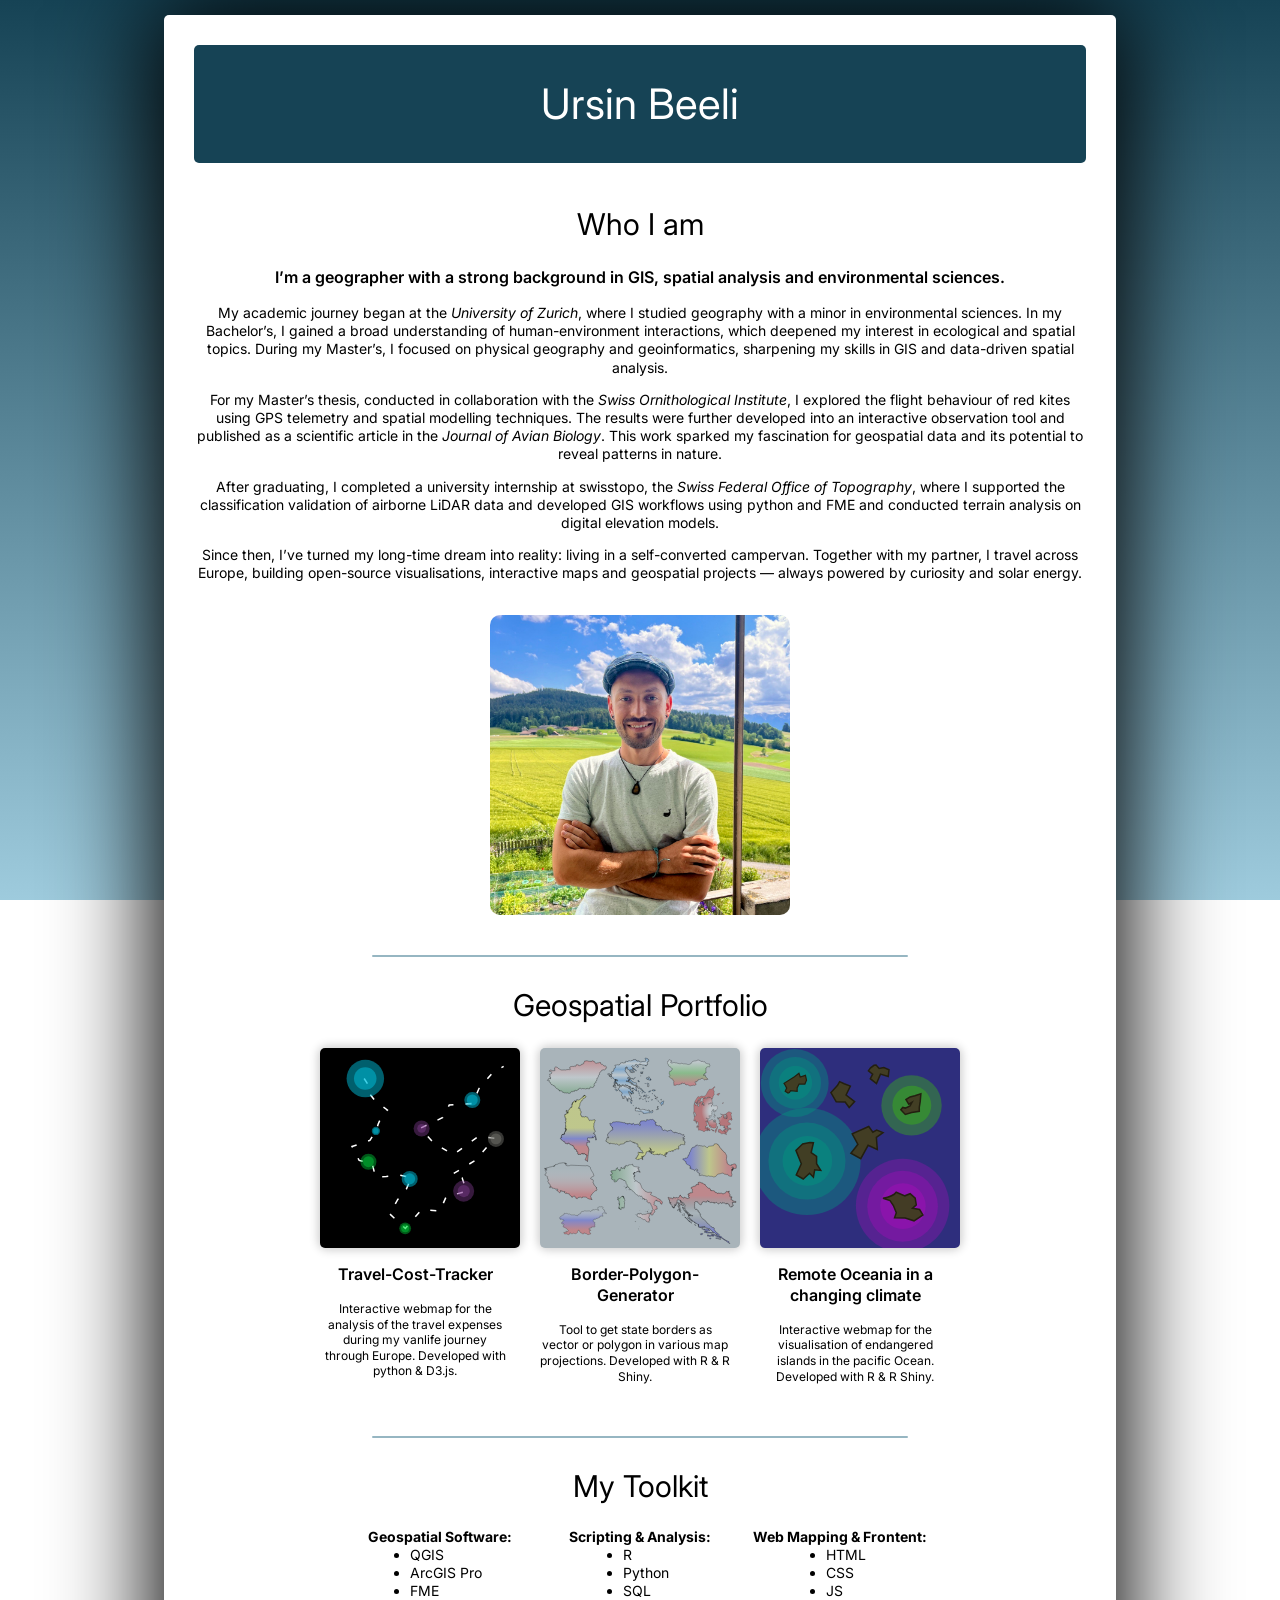
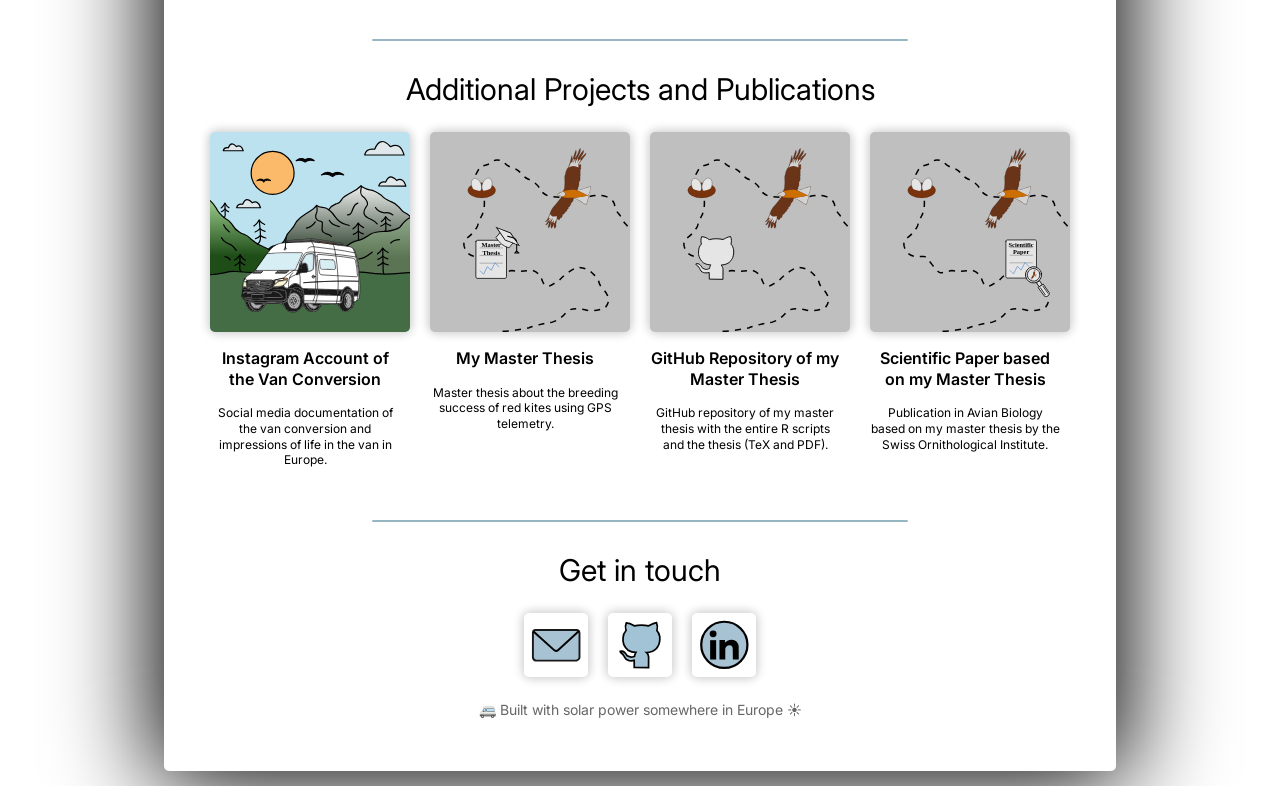
<file: index.html>
<!DOCTYPE html>
<html lang="en">
<head>
  <meta charset="UTF-8">
  <meta name="author" content="Ursin Beeli">
  <meta name="description" content="Portfolio">
  <meta name="viewport" content="width=device-width, initial-scale=1.0">
  <meta http-equiv="X-UA-Compatible" content="ie=edge">
  <title>Ursin Beeli – Portfolio</title>
  <link rel="stylesheet" href="css/main.css" type="text/css">
  <link href="https://fonts.googleapis.com/css2?family=Inter:wght@400;600;700&display=swap" rel="stylesheet">
</head>

<body>
  <div id="page_bg"></div>
  <div id="content">
    <header>
      <a href="../index.html" class="link-header" style="text-decoration:none">
        <h1>Ursin Beeli</h1>
      </a>
    </header>

    <section>
      <br>
      <h2>Who I am</h2>
      <h3>I’m a geographer with a strong background in GIS, spatial analysis and environmental sciences.</h3>
      <p>My academic journey began at the <em>University of Zurich</em>, where I studied geography with a minor in environmental sciences. In my Bachelor’s, I gained a broad understanding of human-environment interactions, which deepened my interest in ecological and spatial topics. During my Master’s, I focused on physical geography and geoinformatics, sharpening my skills in GIS and data-driven spatial analysis.</p>
      <p>For my Master’s thesis, conducted in collaboration with the <em>Swiss Ornithological Institute</em>, I explored the flight behaviour of red kites using GPS telemetry and spatial modelling techniques. The results were further developed into an interactive observation tool and published as a scientific article in the <em>Journal of Avian Biology</em>. This work sparked my fascination for geospatial data and its potential to reveal patterns in nature.</p>
      <p>After graduating, I completed a university internship at swisstopo, the <em>Swiss Federal Office of Topography</em>, where I supported the classification validation of airborne LiDAR data and developed GIS workflows using python and FME and conducted terrain analysis on digital elevation models.</p>
      <p>Since then, I’ve turned my long-time dream into reality: living in a self-converted campervan. Together with my partner, I travel across Europe, building open-source visualisations, interactive maps and geospatial projects — always powered by curiosity and solar energy.</p>
      <p></p>
      <br>
      <ul class="grid-list">
        <li id=photo-1 class="grid-item">
          <a><img src="photos/ursin.jpeg" alt="Ursin Beeli" class="photo"></a>
        </li>
      </ul>
    </section>

    <div class="inter-section-line"></div>
    
    <section>
      <h2>Geospatial Portfolio</h2>
      <ul class="grid-list">
        <li id=gis-project-1 class="grid-item">
          <a href="gisProjects/travelCostTracker/index.html" class="link-project" target="_blank">
            <div class="gis-project">
              <img src="photos/travelcosts.svg" alt="TravelCosts" class="project-image">
            </div>
          </a>
          <div class="gis-project-label">
            <h3>Travel-Cost-Tracker</h3>
            <p>Interactive webmap for the analysis of the travel expenses during my vanlife journey through Europe. Developed with python & D3.js.</p>
          </div>
        </li>
         <li id=gis-project-2 class="grid-item">
          <a href="gisProjects/grenzTool/index.html" class="link-project">
            <div class="gis-project">
              <img src="photos/grenzTool.svg" alt="TravelCosts" class="project-image">
            </div>
          </a>
          <div class="gis-project-label">
            <h3>Border-Polygon-Generator</h3>
            <p>Tool to get state borders as vector or polygon in various map projections. Developed with R & R Shiny.</p>
          </div>
        </li>
        <li id=gis-project-3 class="grid-item">
          <a href="gisProjects/remoteOceania/index.html" class="link-project">
            <div class="gis-project">
              <img src="photos/remoteoceania.svg" alt="TravelCosts" class="project-image">
            </div>
          </a>
          <div class="gis-project-label">
            <h3>Remote Oceania in a changing climate</h3>
            <p>Interactive webmap for the visualisation of endangered islands in the pacific Ocean. Developed with R & R Shiny.</p>
          </div>
        </li>
      </ul>
    </section>

    <div class="inter-section-line"></div>

    <section>
      <h2>My Toolkit</h2>
      <ul class="grid-list">
        <li id=skill-1 class="grid-item">
          <div class="skill">
            <div><strong>Geospatial Software:</strong></div>
            <ul class="skill-list">
              <li class="skill-item">QGIS</li>
              <li class="skill-item">ArcGIS Pro</li>
              <li class="skill-item">FME</li>
            </ul>
          </div>
        </li>
        <li id=skill-2 class="grid-item">
          <div class="skill">
            <div><strong>Scripting & Analysis:</strong></div>
            <ul class="skill-list">
              <li class="skill-item">R</li>
              <li class="skill-item">Python</li>
              <li class="skill-item">SQL</li>
            </ul>
          </div>
        </li>
        <li id=skill-3 class="grid-item">
          <div class="skill">
            <div><strong>Web Mapping & Frontent:</strong></div>
            <ul class="skill-list">
              <li class="skill-item">HTML</li>
              <li class="skill-item">CSS</li>
              <li class="skill-item">JS</li>
            </ul>
          </div>
        </li>
      </ul>
    </section>

    <div class="inter-section-line"></div>

    <section>
    <h2>Additional Projects and Publications</h2>
    <ul class="grid-list">
      <li id=side-project-1 class="grid-item">
        <a href="https://www.instagram.com/laschli_the_van" class="link-project" target="_blank">
          <div class="side-project">
            <img src="photos/van.svg" alt="Van" class="project-image">
          </div>
        </a>
        <div class="side-project-label">
          <h3>Instagram Account of the Van Conversion</h3>
          <p>Social media documentation of the van conversion and impressions of life in the van in Europe.</p>
        </div>
      </li>
      <li id=side-project-2 class="grid-item">
        <a href="https://lean-gate.geo.uzh.ch/typo3conf/ext/qfq/Classes/Api/download.php/mastersThesis/976" class="link-project" target="_blank">
          <div class="side-project">
            <img src="photos/rotmilanThesis.svg" alt="Master Thesis" class="project-image">
          </div>
        </a>
        <div class="side-project-label">
          <h3>My Master Thesis</h3>
          <p>Master thesis about the breeding success of red kites using GPS telemetry.</p>
        </div>
      </li>
      <li id=side-project-3 class="grid-item">
        <a href="https://github.com/ursinbeeli/Breeding_Success_of_Red_Kites_Msc_Thesis" class="link-project" target="_blank">
          <div class="side-project">
            <img src="photos/rotmilanGithub.svg" alt="Master Thesis Github Repository" class="project-image">
          </div>
        </a>
        <div class="side-project-label">
          <h3>GitHub Repository of my Master Thesis</h3>
          <p>GitHub repository of my master thesis with the entire R scripts and the thesis (TeX and PDF).</p>
        </div>
      </li>
      <li id=side-project-4 class="grid-item">
        <a href="https://doi.org/10.1111/jav.03246" class="link-project" target="_blank">
          <div class="side-project">
            <img src="photos/rotmilanPaper.svg" alt="Scientific Paper based on Master Thesis" class="project-image">
          </div>
        </a>
        <div class="side-project-label">
          <h3>Scientific Paper based on my Master Thesis</h3>
          <p>Publication in Avian Biology based on my master thesis by the Swiss Ornithological Institute.</p>
        </div>
      </li>
    </ul>
    </section>
      
    <div class="inter-section-line"></div>

    <section>
      <h2>Get in touch</h2>
      <ul class="grid-list">
        <li id=contact-1 class="grid-item">
          <a href="mailto:ursin@asdfg.ch" class="link-project">
            <div class="contact">
              <img src="photos/mail.svg" alt="Mail" class="contact-image">
            </div>
          </a>
        </li>
        <li id=contact-2 class="grid-item">
          <a href="https://github.com/ursinbeeli" class="link-project" target="_blank">
            <div class="contact">
              <img src="photos/github.svg" alt="GitHub" class="contact-image">
            </div>
          </a>
        </li>
        <li id=contact-3 class="grid-item">
          <a href="https://linkedin.com/in/ursinbeeli" class="link-project" target="_blank">
            <div class="contact">
              <img src="photos/linkedin.svg" alt="linkedin" class="contact-image">
            </div>
          </a>
        </li>
      </ul>
    </section>

    <footer>
      <p>🚐 Built with solar power somewhere in Europe ☀️</p>
    </footer>
  </div>
</body>
</html>
</file>
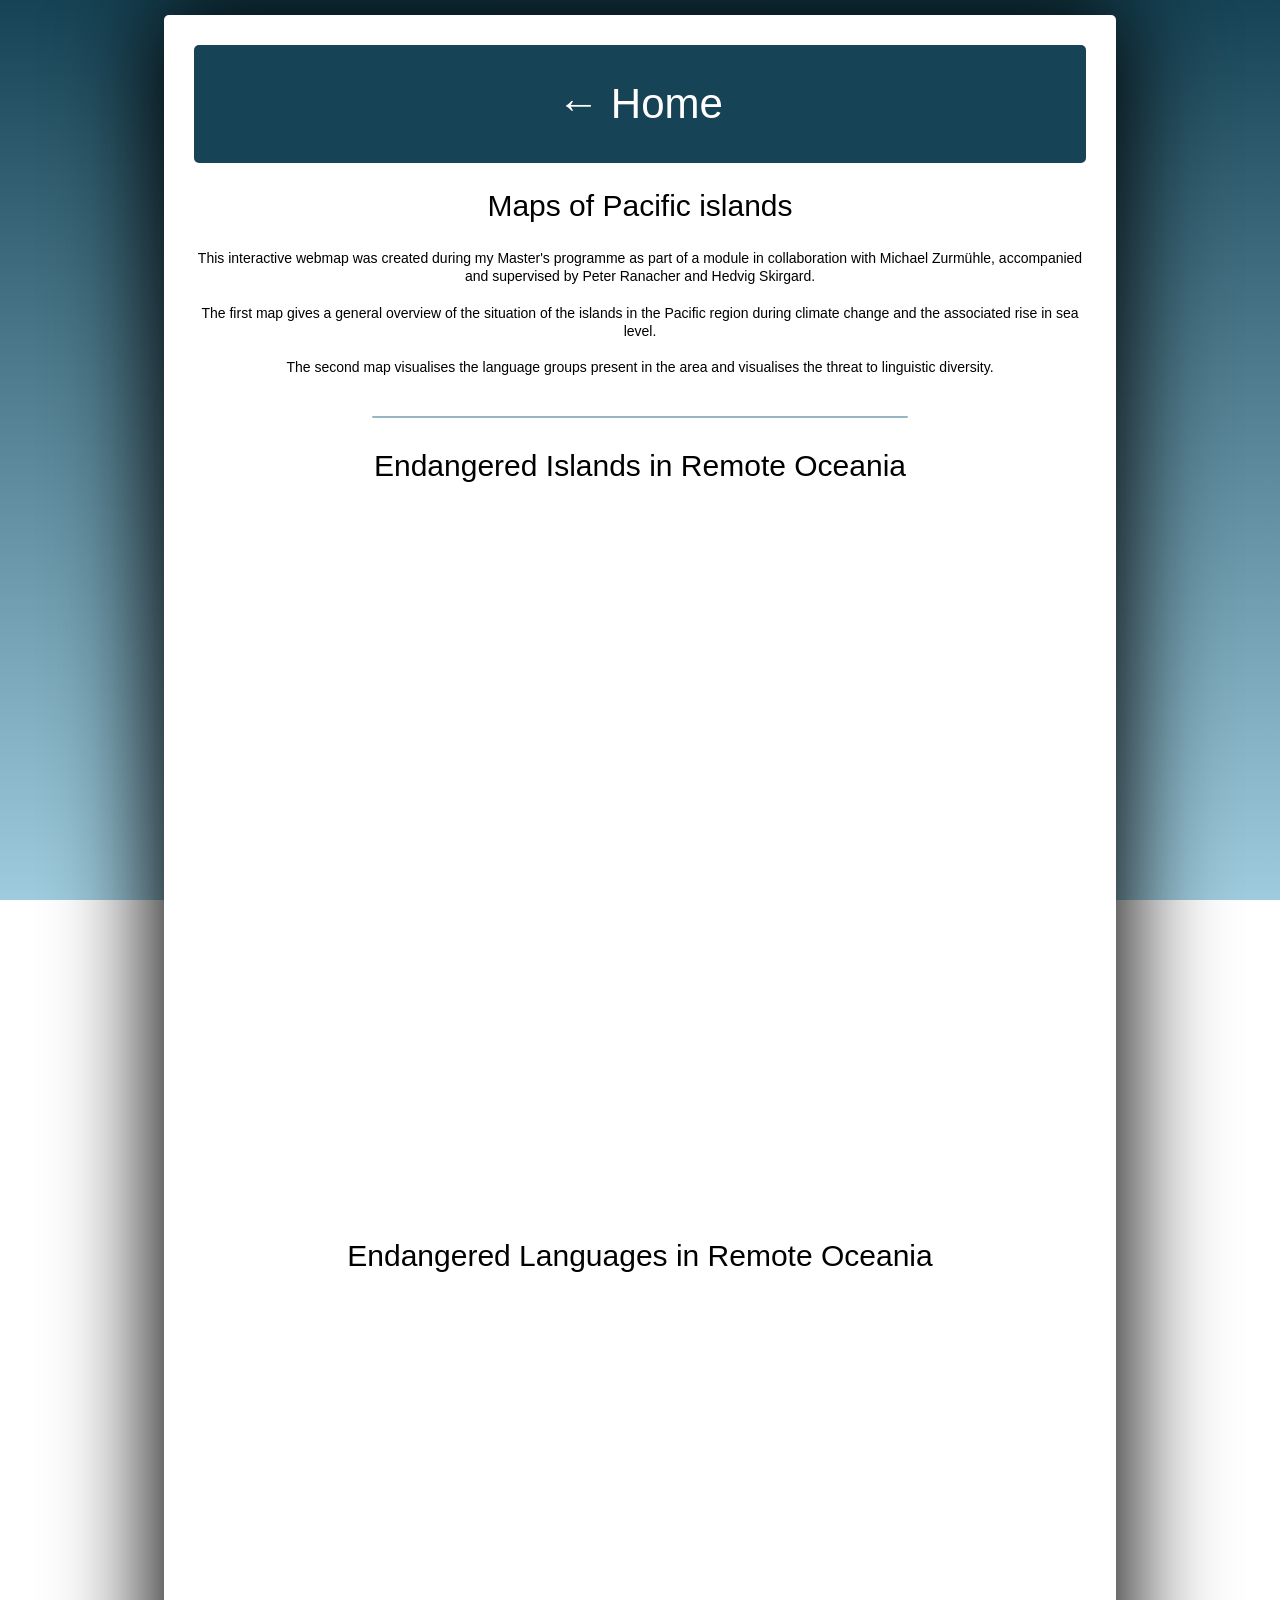
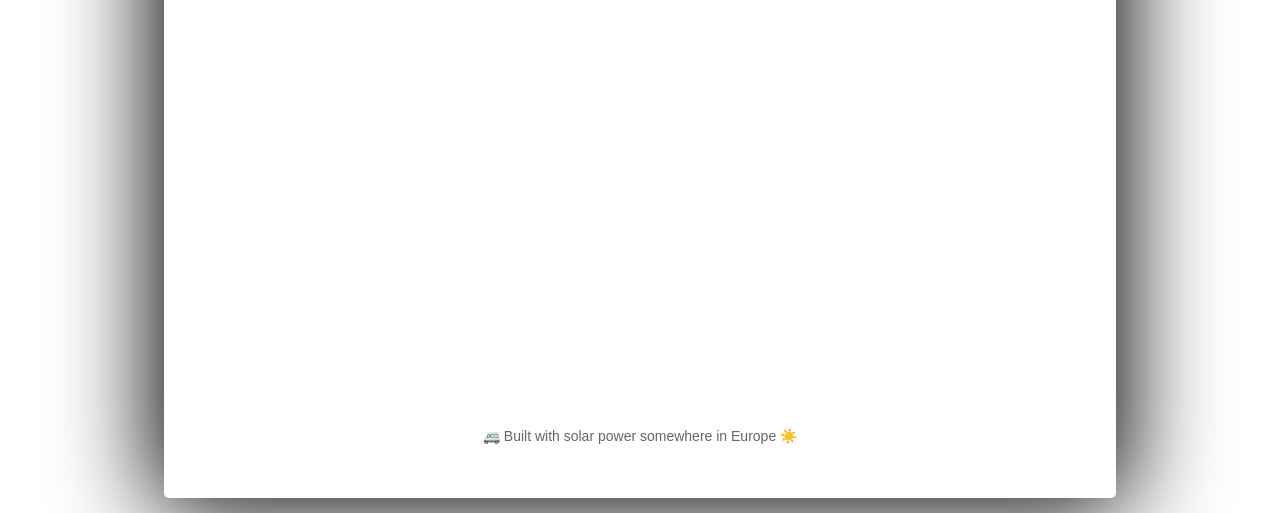
<file: remoteOceania/index.html>
<!DOCTYPE html>
<html lang="en">
<head>
  <meta charset="UTF-8">
  <meta name="author" content="Ursin Beeli">
  <meta name="description" content="Portfolio">
  <meta name="viewport" content="width=device-width, initial-scale=1.0">
  <meta http-equiv="X-UA-Compatible" content="ie=edge">
  <title>Ursin Beeli – Remote Oceania</title>
  <link rel="stylesheet" href="../css/main.css" type="text/css">
</head>

<body>
  <div id="page_bg"></div>
  <div id="content">
    <header>
        <h1><a href="../index.html" class="link-header-project">← Home</a></h1>
      </a>
    </header>

    <section>
      <h2>Maps of Pacific islands</h2>
      <p>
        This interactive webmap was created during my Master's programme as part of a module in collaboration with Michael Zurmühle, accompanied and supervised by Peter Ranacher and Hedvig Skirgard.
        <br>
        <br>
        The first map gives a general overview of the situation of the islands in the Pacific region during climate change and the associated rise in sea level.
        <br>
        <br>
        The second map visualises the language groups present in the area and visualises the threat to linguistic diversity.
      </p>
    </section>

    <div class="inter-section-line"></div>

    <section>
      <div class="karte">
        <h2>Endangered Islands in Remote Oceania</h2>
        <iframe src="https://ursinmaurusbeeli.shinyapps.io/islands_endangered/" style="border:0px #ffffff none;" name="myiFrame" scrolling="no" frameborder="1" height="700px" width="100%" allowfullscreen></iframe>
      </div>
    </section>

    <section>
      <div class="karte">
        <h2>Endangered Languages in Remote Oceania</h2>
        <iframe src="https://ursinmaurusbeeli.shinyapps.io/islands/" style="border:0px #ffffff none;" name="myiFrame" scrolling="no" frameborder="1" height="700px" width="100%" allowfullscreen></iframe>
      </div>
    </section>

    <footer>
      <p>🚐 Built with solar power somewhere in Europe ☀️</p>
    </footer>
  </div>
</body>
</html>
</file>
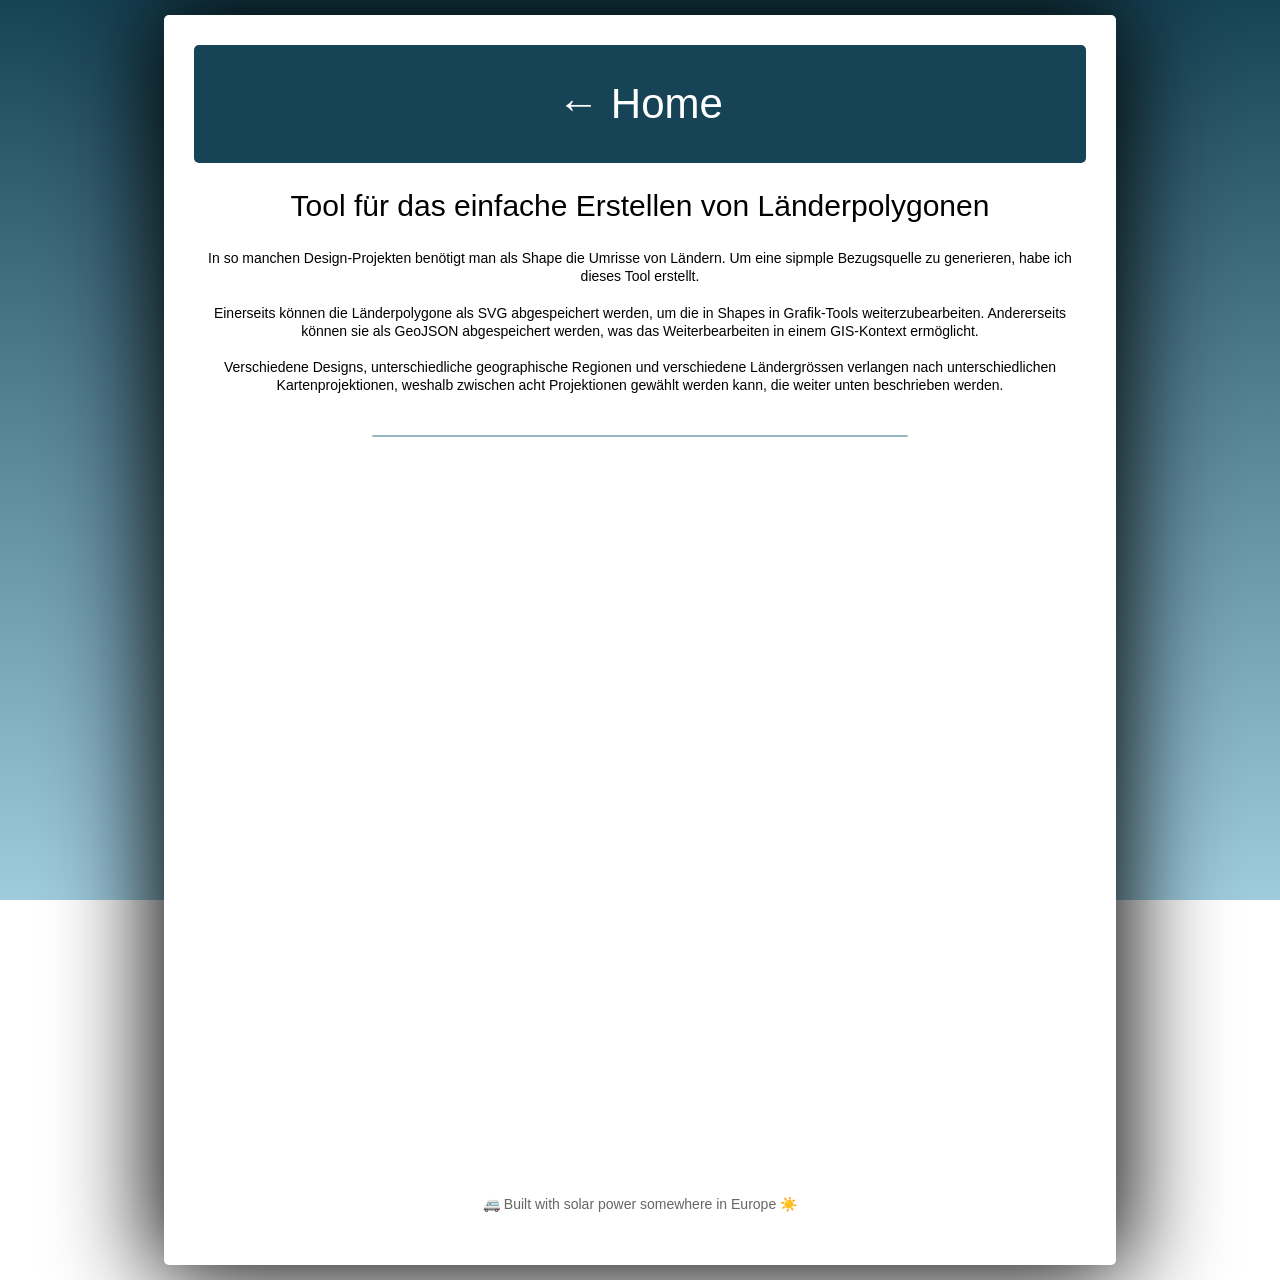
<file: gisProjects/grenzTool/index.html>
<!DOCTYPE html>
<html lang="en">
<head>
  <meta charset="UTF-8">
  <meta name="author" content="Ursin Beeli">
  <meta name="description" content="Grenz-Tool">
  <meta name="viewport" content="width=device-width, initial-scale=1.0">
  <meta http-equiv="X-UA-Compatible" content="ie=edge">
  <title>Ursin Beeli – Grenz-Tool</title>
  <link rel="stylesheet" href="../../css/main.css" type="text/css">
</head>

<body>
  <div id="page_bg"></div>
  <div id="content">
    <header>
        <h1><a href="../../index.html" class="link-header-project">← Home</a></h1>
      </a>
    </header>

    <section>
      <h2>Tool für das einfache Erstellen von Länderpolygonen</h2>
      <p>
        In so manchen Design-Projekten benötigt man als Shape die Umrisse von Ländern. Um eine sipmple Bezugsquelle zu generieren, habe ich dieses Tool erstellt.
        <br>
        <br>
        Einerseits können die Länderpolygone als SVG abgespeichert werden, um die in Shapes in Grafik-Tools weiterzubearbeiten. Andererseits können sie als GeoJSON abgespeichert werden, was das Weiterbearbeiten in einem GIS-Kontext ermöglicht.
        <br>
        <br>
        Verschiedene Designs, unterschiedliche geographische Regionen und verschiedene Ländergrössen verlangen nach unterschiedlichen Kartenprojektionen, weshalb zwischen acht Projektionen gewählt werden kann, die weiter unten beschrieben werden.
      </p>
    </section>

    <div class="inter-section-line"></div>

    <section>
      <div class="karte">
        <iframe src="https://ursinmaurusbeeli.shinyapps.io/grenztool/" style="border:0px #ffffff none;" name="myiFrame" scrolling="no" frameborder="1" height="700px" width="100%" allowfullscreen></iframe>
      </div>
    </section>

    <footer>
      <p>🚐 Built with solar power somewhere in Europe ☀️</p>
    </footer>
  </div>
</body>
</html>
</file>
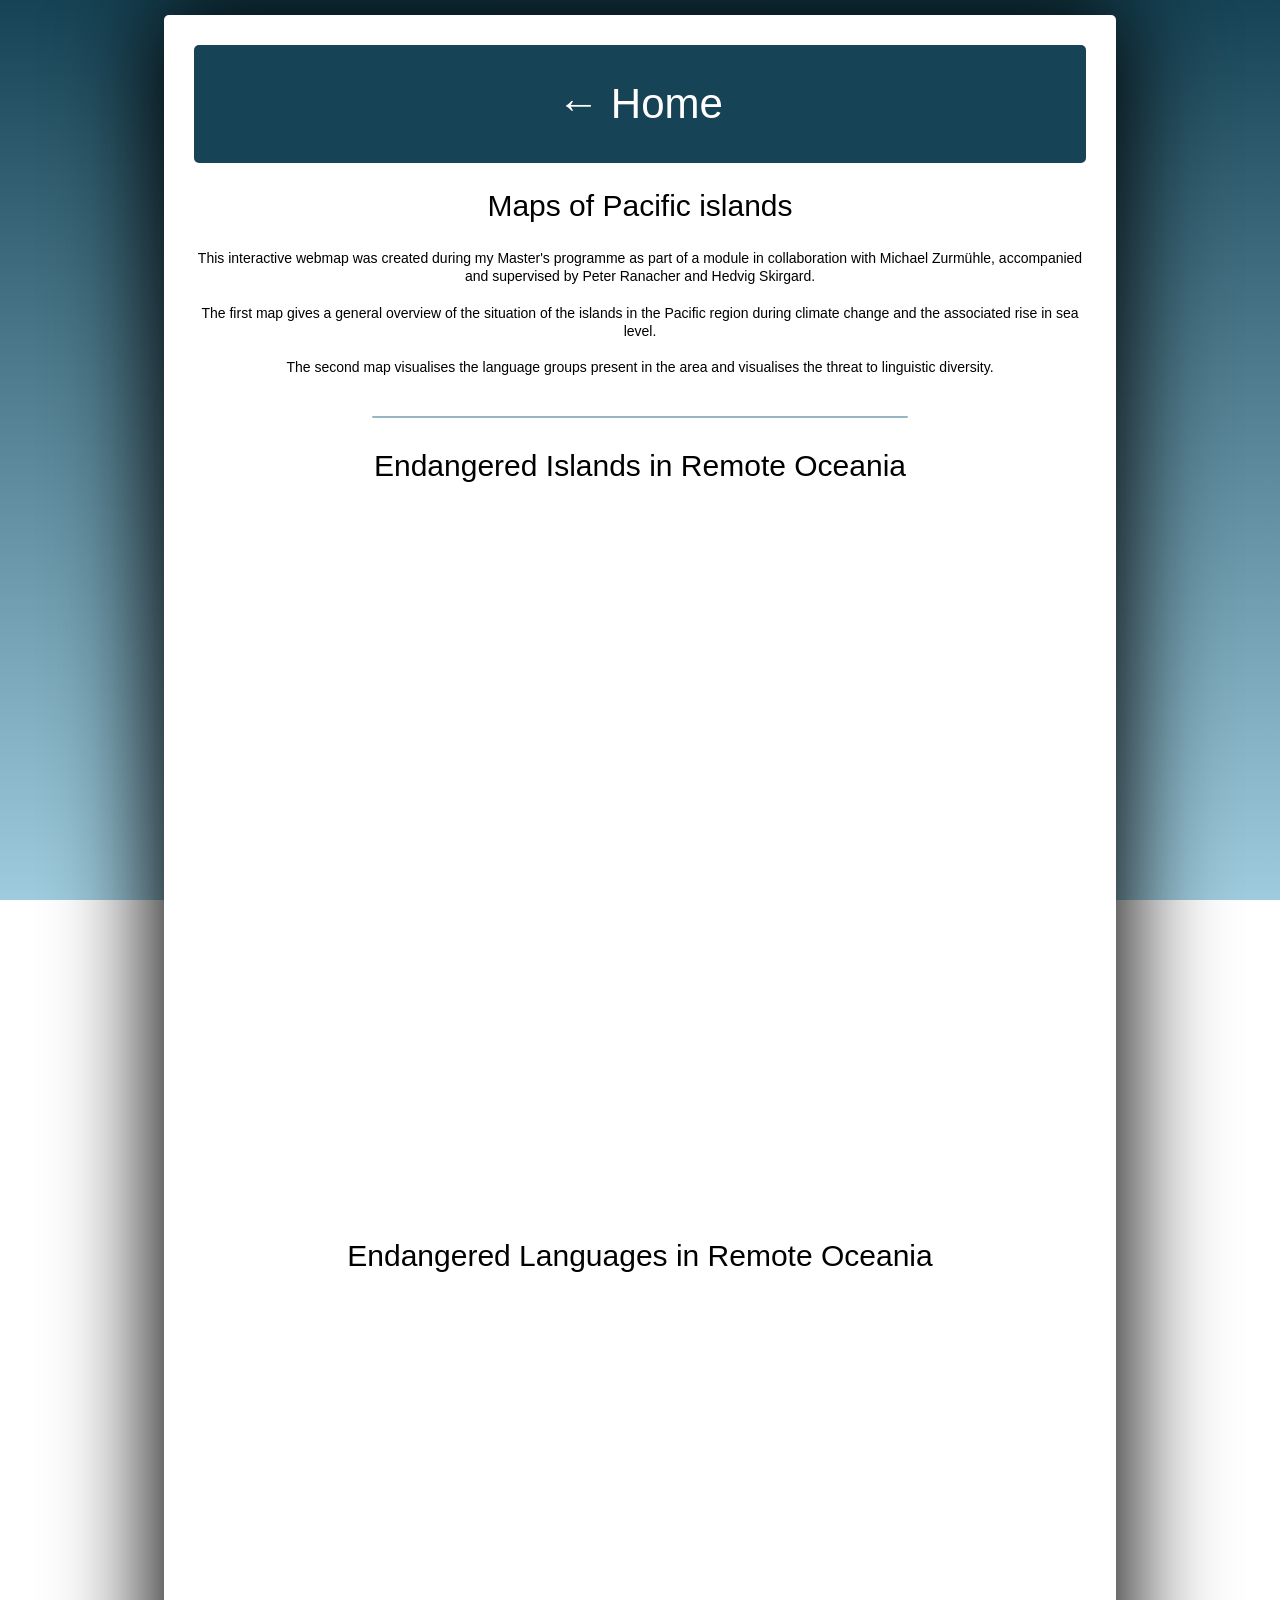
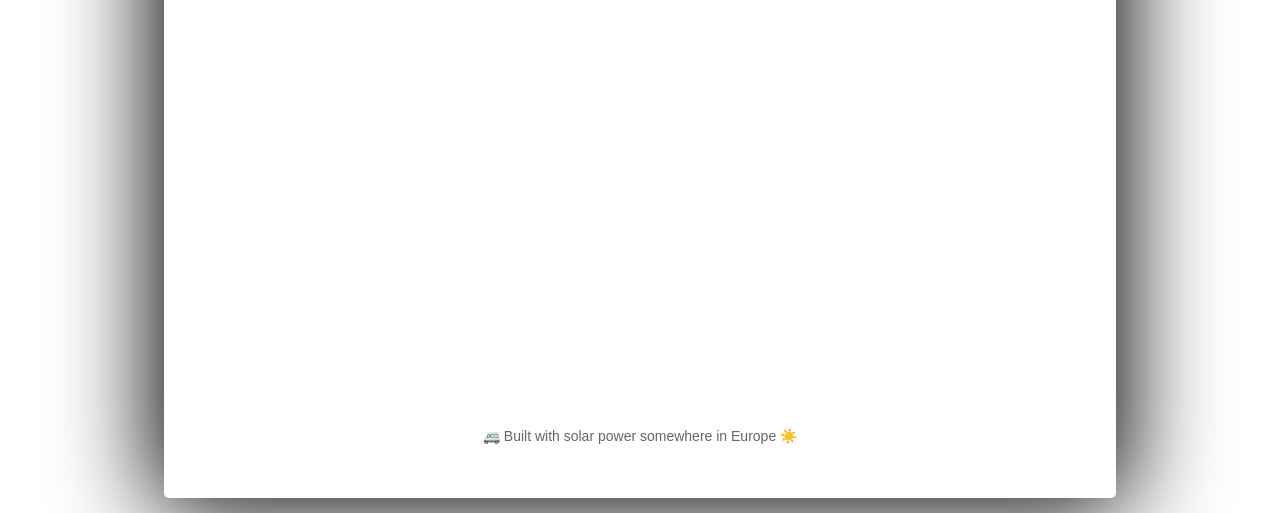
<file: gisProjects/remoteOceania/index.html>
<!DOCTYPE html>
<html lang="en">
<head>
  <meta charset="UTF-8">
  <meta name="author" content="Ursin Beeli">
  <meta name="description" content="Portfolio">
  <meta name="viewport" content="width=device-width, initial-scale=1.0">
  <meta http-equiv="X-UA-Compatible" content="ie=edge">
  <title>Ursin Beeli – Remote Oceania</title>
  <link rel="stylesheet" href="../../css/main.css" type="text/css">
</head>

<body>
  <div id="page_bg"></div>
  <div id="content">
    <header>
        <h1><a href="../../index.html" class="link-header-project">← Home</a></h1>
      </a>
    </header>

    <section>
      <h2>Maps of Pacific islands</h2>
      <p>
        This interactive webmap was created during my Master's programme as part of a module in collaboration with Michael Zurmühle, accompanied and supervised by Peter Ranacher and Hedvig Skirgard.
        <br>
        <br>
        The first map gives a general overview of the situation of the islands in the Pacific region during climate change and the associated rise in sea level.
        <br>
        <br>
        The second map visualises the language groups present in the area and visualises the threat to linguistic diversity.
      </p>
    </section>

    <div class="inter-section-line"></div>

    <section>
      <div class="karte">
        <h2>Endangered Islands in Remote Oceania</h2>
        <iframe src="https://ursinmaurusbeeli.shinyapps.io/islands_endangered/" style="border:0px #ffffff none;" name="myiFrame" scrolling="no" frameborder="1" height="700px" width="100%" allowfullscreen></iframe>
      </div>
    </section>

    <section>
      <div class="karte">
        <h2>Endangered Languages in Remote Oceania</h2>
        <iframe src="https://ursinmaurusbeeli.shinyapps.io/islands/" style="border:0px #ffffff none;" name="myiFrame" scrolling="no" frameborder="1" height="700px" width="100%" allowfullscreen></iframe>
      </div>
    </section>

    <footer>
      <p>🚐 Built with solar power somewhere in Europe ☀️</p>
    </footer>
  </div>
</body>
</html>
</file>
<file: css/main.css>
:root {
  /* Basisgrößen – bei Viewport zwischen 320px bis 1280px */
  --fs-h1: clamp(2.8rem, 4vw, 4.2rem);
  --fs-h2: clamp(2.0rem, 3vw, 3.0rem);
  --fs-h3: clamp(1.2rem, 1.3vw, 1.6rem);
  --fs-body: clamp(1.2rem, 1.3vw, 1.4rem);
  --fs-small: clamp(0.8rem, 1.0vw, 1.2rem);
  --fs-caption: clamp(0.6rem, 0.8vw, 1.0rem);
}

html {
  font-size: 62.5%; /* 1rem = 10px */
}

body {
	font-family: 'Inter', 'Segoe UI', 'Roboto', '-apple-system', sans-serif;
  font-size: var(--fs-body);
  line-height: 1.3;
  margin: 0;
  padding: 0.5rem;
  word-break: normal;
}

h1 {
  font-size: var(--fs-h1);
  line-height: 1;
  font-weight: normal;
}

h2 {
  font-size: var(--fs-h2);
  line-height: 1.2;
  font-weight: normal;
}

h3 {
  font-size: var(--fs-h3);
  font-weight: 600;
}

p {
  margin-bottom: 1.2rem;
}

small {
  font-size: var(--fs-small);
}

.caption {
  font-size: var(--fs-caption);
  color: #999;
  text-transform: uppercase;
  letter-spacing: 0.05rem;
}

#page_bg {
    position: fixed;
    z-index: -1;
    background-image: linear-gradient(to bottom, #164355, #9ecbdd);
    filter: blur(0.5px);
    width:100%;
    height:100%;
    left: 0;
    top: 0;
}

#content {
  box-sizing: border-box;
	display: center;
  position: relative;
  z-index: 1;
  top: 1rem;
  margin-bottom: 2rem;
	margin-left: auto;
	margin-right: auto;
  width: clamp(75%, 75rem, 90%);
	min-height: 90rem;
  background-color: #ffffff;
  box-shadow: 0rem 0rem 10rem 1rem rgba(0,0,0,1);
  border-radius: 0.5rem;
  padding: 3rem;
}

header, section {
  text-align: center;
}

header {
  box-sizing: border-box;
  padding: 1rem;
  width: 100%;
  border-radius: 0.5rem;
  text-align: center;
  background: #164355;
  color: white;
}

.inter-section-line {
  height: 0.2rem;
  width: 60%;
  margin: 3rem auto;
  margin-top: 4rem;
  border-radius: 1rem;
  /*background: #9ecbdd;*/
  background: rgba(81, 134, 154, 0.6);
  border: none;
}

footer {
  text-align: center;
  color: #666666;
  padding: 1rem;
}

.link {
	color: #164355;
	font-style: normal;
}

.link:hover {
	color: #9ecbdd;
	font-style: normal;
}

.link-header {
	color: #ffffff;
	font-style: normal;
  text-decoration: none;
}

.link-header-project {
	color: #ffffff;
	font-style: normal;
  text-align: left;
  text-decoration: none;
}

.link-project {
  color: #000000;
	font-style: normal;
  text-decoration: none;
}

ul {
	list-style-type: none;
}

.grid-list {
  box-sizing: border-box;
  display: flex;
  flex-wrap: wrap;
  justify-content: center;
  gap: 2rem;
  padding: 0;
  margin: 0 auto;
}

.grid-item {
  flex: 0 0 auto;
}

.photo, .gis-project, .skill, .side-project, .contact{
  box-sizing: border-box;
  display: flex;
  flex-direction: column;
  align-items: center; /* horizontal */
  justify-content: center; /* vertikal */
  text-align: center; 
  margin: 0 auto;
}

.photo {
  width: clamp(17rem, 30vw, 30rem);
  border-radius: 1rem;
}

.gis-project {
  height: clamp(17rem, 20vw, 20rem);
  width: clamp(17rem, 20vw, 20rem);
  background-color: #ffffff;
  border-radius: 0.7rem;
  box-shadow: 0rem 0rem 1rem 0.2rem rgba(0,0,0,.2);
  transition: transform 0.2s ease, box-shadow 0.3s ease;
}

.gis-project:hover {
  transform: scale(1.02);
  box-shadow: 0rem 0rem 1rem 0.8rem rgba(0,0,0,.2);
}

.gis-project-label {
  font-size: clamp(1.0rem, 1.1vw, 1.2rem);
  text-align: center;
  width: clamp(16rem, 19vw, 19rem);
}

.skill {
  height: clamp(6rem, 6vw, 7rem);
  width: clamp(16rem, 17vw, 18rem);
  background-color: #ffffff;
  /*border: 2px solid;
  border-color: rgba(81, 134, 154, 0.6);
  border-radius: 0.7rem;*/
}

.skill-list {
  list-style-type: disc;
  padding-left: 1.2rem;
  margin: 0;
}

.skill-item {
  text-align: left;
  margin: 0;
  padding: 0;
}

.side-project {
  height: clamp(17rem, 20vw, 20rem);
  width: clamp(17rem, 20vw, 20rem);
  /*background-color: #ffffff;
  border: 2px solid;
  border-color: rgba(81, 134, 154, 0.6);*/
  border-radius: 0.7rem;
  box-shadow: 0rem 0rem 1rem 0.2rem rgba(0,0,0,.2);
  transition: transform 0.2s ease, box-shadow 0.3s ease;
}

.side-project:hover {
  transform: scale(1.02);
  box-shadow: 0rem 0rem 1rem 0.8rem rgba(0,0,0,.2);
}

.project-image {
  height: 100%;
  width: 100%;
  border-radius: 0.5rem;
}

.side-project-label {
  font-size: clamp(1.0rem, 1.1vw, 1.2rem);
  text-align: center;
  width: clamp(16rem, 19vw, 19rem);
}

.contact {
  height: clamp(4rem, 5vw, 7rem);
  width: clamp(4rem, 5vw, 7rem);
  background-color: #ffffff;
  border-radius: 0.7rem;
  box-shadow: 0rem 0rem 1rem 0.2rem rgba(0,0,0,.2);
  transition: transform 0.2s ease, box-shadow 0.3s ease;
}

.contact:hover {
  transform: scale(1.02);
  box-shadow: 0rem 0rem 1rem 0.8rem rgba(0,0,0,.2);
}

.contact-image {
  height: 100%;
  border-radius: 0.5rem;
}
</file>
